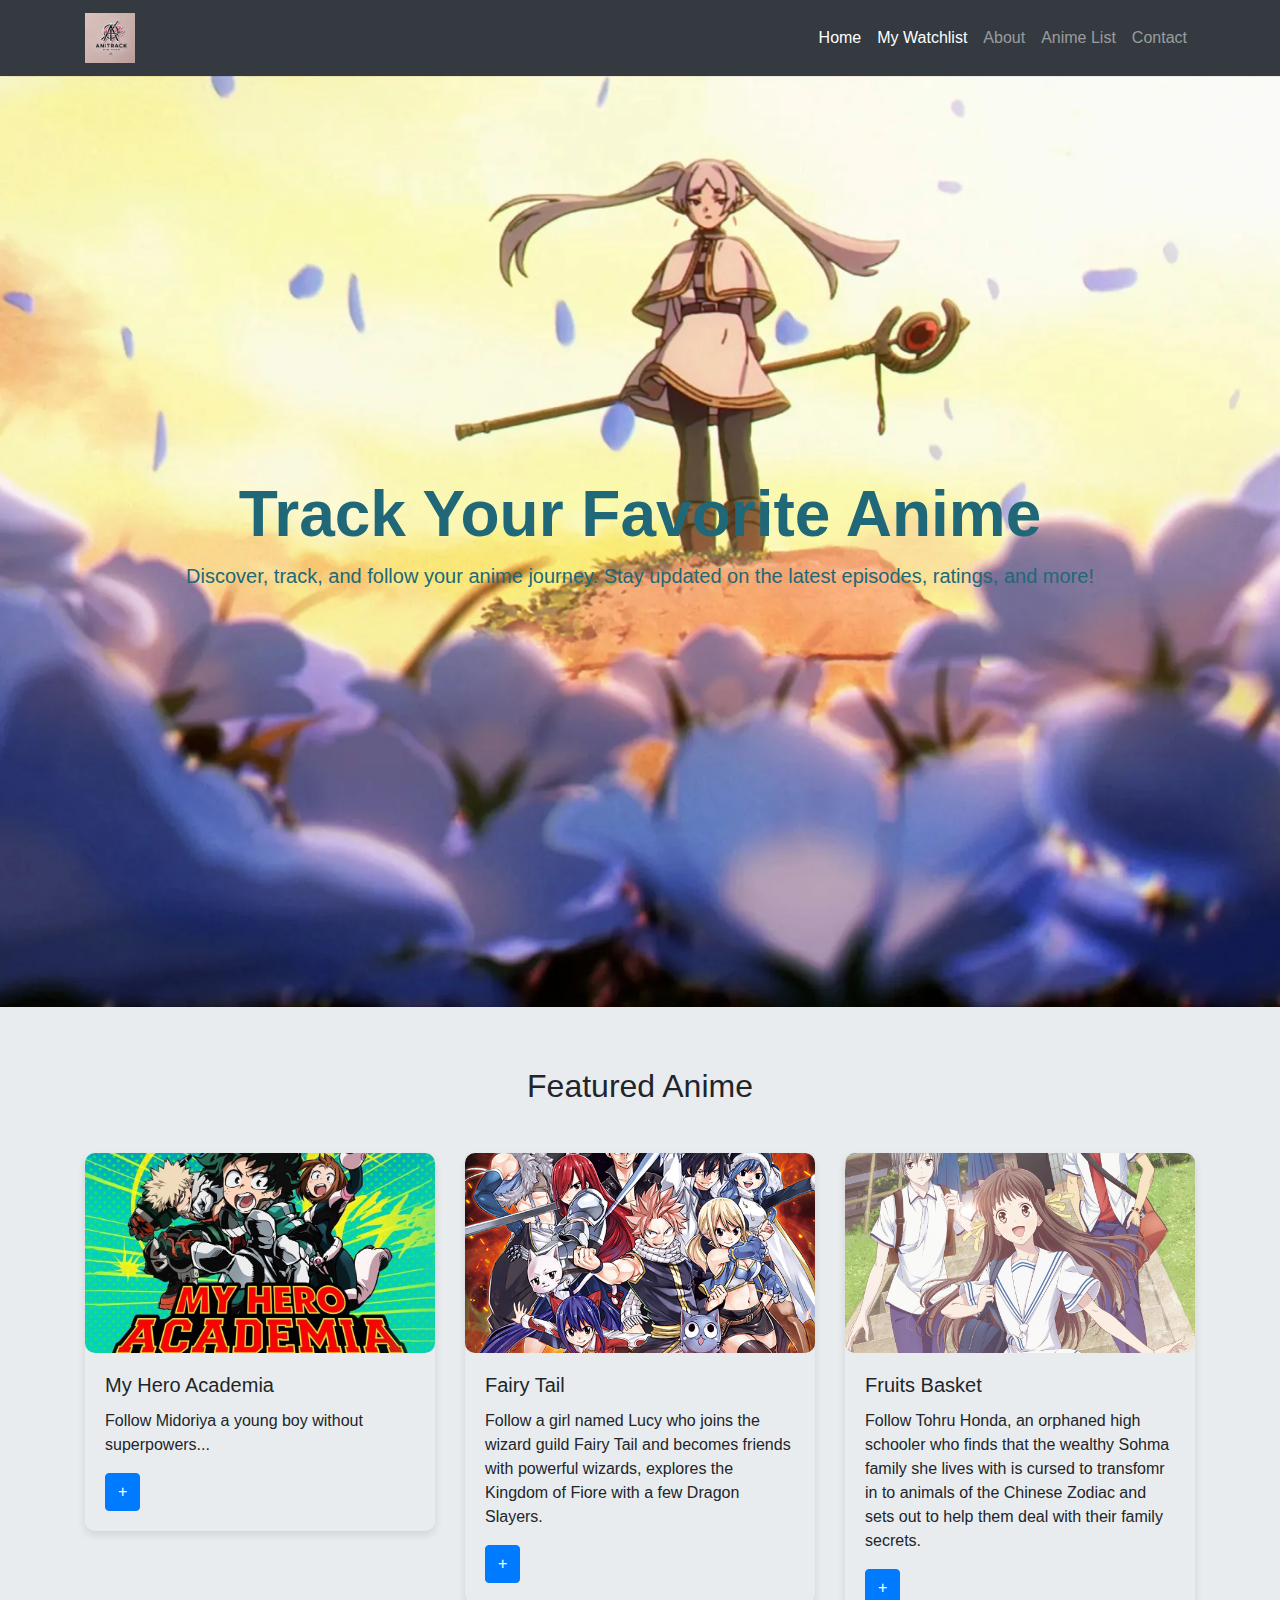
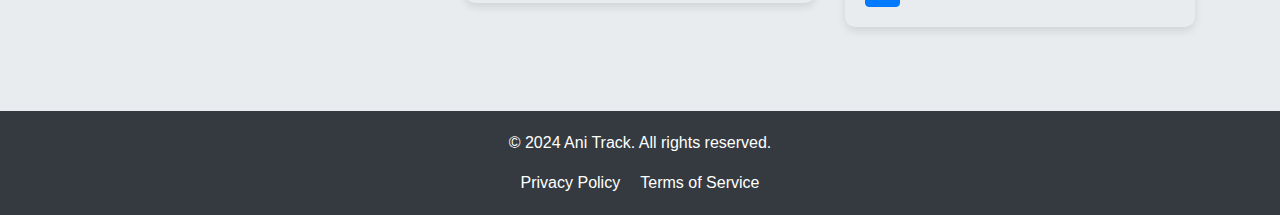
<file: index.html>
<!DOCTYPE html>
<html lang="en">

<head>
    <meta charset="UTF-8">
    <meta name="viewport" content="width=device-width, initial-scale=1.0">
    <title>AniTrack</title>
    <link rel='stylesheet' href='styles.css'>
    <!-- Bootstrap CSS -->
    <link href="https://stackpath.bootstrapcdn.com/bootstrap/4.5.2/css/bootstrap.min.css" rel="stylesheet">

    <style>

        .hero {
            background-image: url('frieren.png');
            background-size: cover;
            background-position: fixed;
            color: rgb(32, 104, 119);
            padding: 400px 0;
            text-align: center;
        }


        .hero h1 {
            font-size: 4rem;
            font-weight: bold;
        }


        .featured-anime{
            background-color: #e9ecef;
            padding: 60px 0;
        }

        .anime-card {
            border: none;
            border-radius: 10px; 
            box-shadow: 0 4px 8px rgba(0, 0, 0, 0.1);
            transition: transform 0.3s ease-in-out;
        }

        .anime-card:hover{
            transform: scale(1.05);
        }

        .anime-card img{
            height: 200px;
            object-fit: cover;
            border-radius: 10px;
        }

        .search-bar input {
            border-radius: 20px;
            padding: 10px;
            border: 2px solid #343a40;
            width: 100%;
            max-width: 600px;
        }

        .search-bar button{
            border-radius: 20px;
            background-color: #ffc107;
            color: #343a40;
            border: none;
            padding: 10px 20px;
            margin-top: 10px;
            cursor: pointer;
        }

        .search-bar button:hover{
            background-color: #e0a800;
        }
    </style>
</head>
<body>
    <!-- Navbar -->
    <nav class="navbar navbar-expand-lg navbar-dark">
        <div class="container">
            <a class="navbar-brand" href="index.html">
            <img src="AniTrack.png" alt="Ani Track logo" class="navbar-logo">
            </a>
            <button class="navbar-toggler" type="button" data-toggle="collapse" data-target="#navbarNav"
                aria-controls="navbarNav" aria-expanded="false" aria-label="Toggle navigation">
                <span class="navbar-toggler-icon"></span>
            </button>
            <div class="collapse navbar-collapse" id="navbarNav">
                <ul class="navbar-nav ml-auto">
                    <li class="nav-item active"><a href="index.html" class="nav-link">Home</a></li>
                    <li class="nav-item active"><a href="watchlist.html" class="nav-link">My Watchlist</a></li>
                    <li class="nav-item"><a href="about.html" class="nav-link">About</a></li>
                    <li class="nav-item"><a href="#anime-list" class="nav-link">Anime List</a></li>
                    <li class="nav-item"><a href="contact.html" class="nav-link">Contact</a></li>
                </ul>
            </div>
        </div>
    </nav>

    <!-- Hero Section -->
    <section class="hero">
        <div class="container">
            <h1>Track Your Favorite Anime</h1>
            <p class="lead">Discover, track, and follow your anime journey. Stay updated on the latest episodes, ratings, and more! </p>
        </div>
    </section>

    <!-- Featured Anime Section -->
    <section class="featured-anime" id="anime-list">
        <div class="container">
            <h2 class="text-center mb-5"> Featured Anime </h2>
            <div class="row">

                <!-- Anime Card -->
                <div class="col-md-4 mb-4">
                    <div class="anime-card">
                        <img src="my-hero.png" alt="My Hero Academia" class="card-img-top">
                        <div class="card-body">
                            <h5 class="card-title">My Hero Academia</h5>
                            <p class="card-text">Follow Midoriya a young boy without superpowers...</p>
                            <button class="btn btn-primary add-to-watchlist" data-title="My Hero Academia" data-image="my-hero.png" data-description="Follow Midoriya a young boy without superpowers...">+</button>
                        </div>
                    </div>
                </div>


                 <!-- Anime Card -->
                 <div class="col-md-4 mb-4">
                    <div class="anime-card">
                        <img src="fairy-tail.png" alt="Anime 2" class="card-img-top">
                        <div class="card-body">
                            <h5 class="card-title"> Fairy Tail </h5>
                            <p class="card-text"> Follow a girl named Lucy who joins the wizard guild Fairy Tail and becomes friends with powerful wizards, explores the Kingdom of Fiore with a few Dragon Slayers.</p>
                            <button class="btn btn-primary add-to-watchlist" data-title="Fairy Tail" data-image="fairy-tail.png" data-description="Follow a girl named Lucy who joins a wizard guild...">+</button>
                        </div>
                    </div>
                 </div>

                 <!-- Anime Card -->
                 <div class="col-md-4 mb-4">
                    <div class="anime-card">
                        <img src="fruits-basket.png" alt="Anime 3" class="card-img-top">
                        <div class="card-body">
                            <h5 class="card-title"> Fruits Basket </h5>
                            <p class="card-text"> Follow Tohru Honda, an orphaned high schooler who finds that the wealthy Sohma family she lives with is cursed to transfomr in to animals of the Chinese Zodiac and sets out to help them deal with their family secrets. </p>
                            <button class="btn btn-primary add-to-watchlist" data-title="Fruits Basket" data-image="fruits-basket.png" data-description="Follow Tohru Honda, an orphaned high schooler...">+</button>
                        </div>
                    </div>
                 </div>
            </div>
        </div>
    </section>

    <!-- Footer -->

    <footer class="footer">
        <div class="container text-center">
            <p>&copy; 2024 Ani Track. All rights reserved.</p>
            <div>
                <a href="#" class="mr-3">Privacy Policy</a>
                <a href="#">Terms of Service</a>
            </div>
        </div>
    </footer>
    
    <!-- Bootstrap JS and dependencies -->
    <script src="https://code.jquery.com/jquery-3.5.1.slim.min.js"></script>
    <script src="https://cdn.jsdelivr.net/npm/@popperjs/core@2.0.7/dist/umd/popper.min.js"></script>
    <script src="https://stackpath.bootstrapcdn.com/bootstrap/4.5.2/js/bootstrap.min.js"></script>

    <script>
        document.addEventListener('DOMContentLoaded', function() {
            const buttons = document.querySelectorAll('.add-to-watchlist');

            buttons.forEach(button => {
                button.addEventListener('click', function() {
                    const animeTitle = this.getAttribute('data-title');
                    const animeImage = this.getAttribute('data-image');
                    const animeDescription = this.getAttribute('data-description');
                    addToWatchlist(animeTitle, animeImage, animeDescription);
                }); 
            });

            function addToWatchlist(animeTitle, animeImage, animeDescription) {
                let watchlist = JSON.parse(localStorage.getItem('watchlist')) || [];

                const anime = {
                    title: animeTitle,
                    image: animeImage,
                    description: animeDescription
                };

                const isAnimeInWatchlist = watchlist.some(item => item.title === animeTitle);

                if (!isAnimeInWatchlist) {
                    watchlist.push(anime);
                    localStorage.setItem('watchlist', JSON.stringify(watchlist));
                    alert(animeTitle + ' added to watchlist!');
                } else {
                    alert(animeTitle + ' is already in your watchlist.');
                }
            }
        });
    </script>

</body>
</html>
</file>
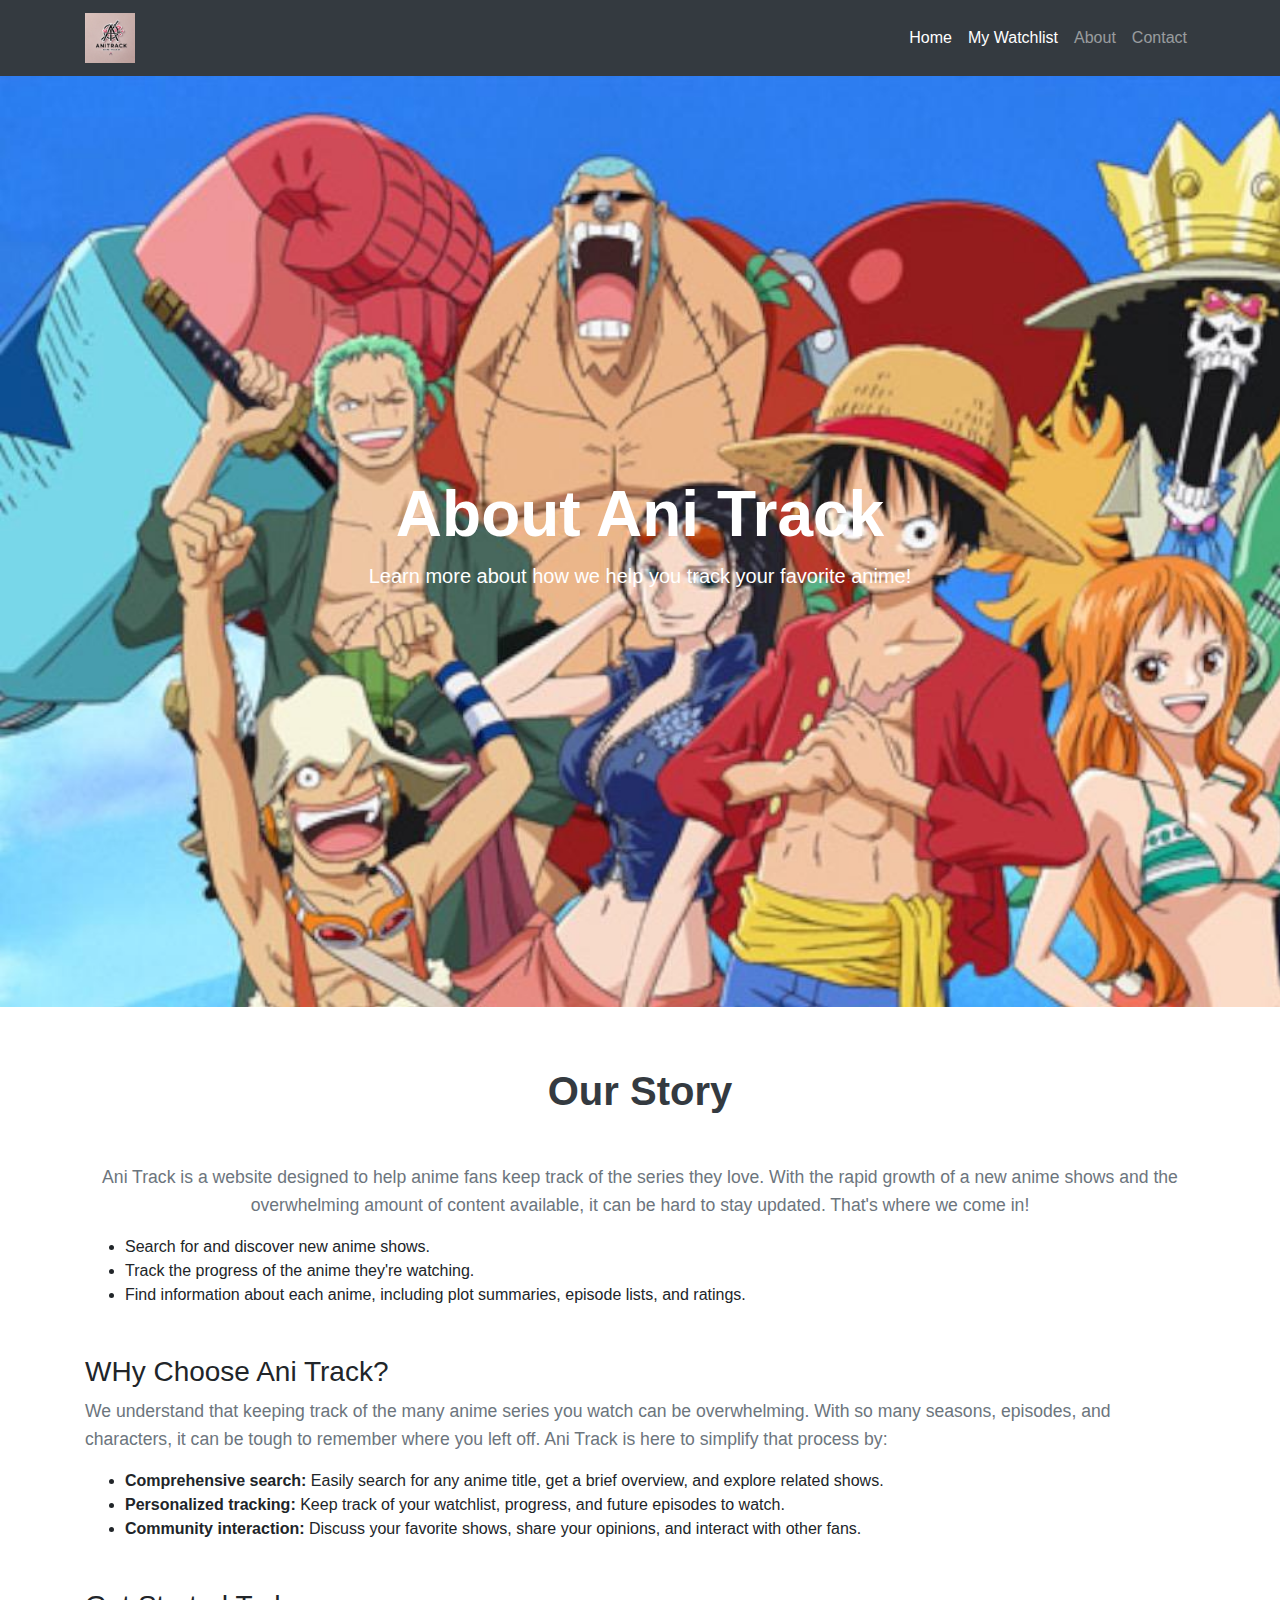
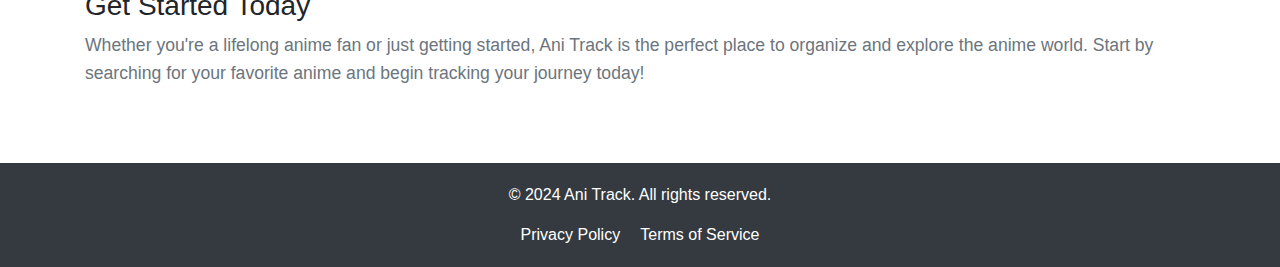
<file: about.html>
<!DOCTYPE html>
<html lang="en">
<head>
    <meta charset="UTF-8">
    <meta name="viewport" content="width=device-width, initial-scale=1.0">
    <title>About - Ani Track</title>
    <link rel='stylesheet' href='styles.css'>
    <!-- Bootstrap CSS -->
    <link href="https://stackpath.bootstrapcdn.com/bootstrap/4.5.2/css/bootstrap.min.css" rel="stylesheet">

    <style>

        .hero{
            background-image: url('one-piece.png');
            background-size: cover;
            background-position: fixed;
            color: #fff;
            padding: 400px 0;
            text-align: center;
        }

        .hero h1{
            font-size: 4rem;
            font-weight: bold;

        }

        .about-section{
            padding: 60px 0;
        }

        .about-section h2 {
            font-size: 2.5rem;
            font-weight: bold;
            color: #343a40;
        }

        .about-section p{
            font-size: 1.1rem;
            color: #6c757d;
            line-height: 1.6;
        }

    </style>

</head>
<body>
    <!-- Navbar -->
    <nav class="navbar navbar-expand-lg navbar-dark">
        <div class="container">
            <a class="navbar-brand" href="index.html">
            <img src="AniTrack.png" alt="Ani Track logo" class="navbar-logo">
            </a>
            <button class="navbar-toggler" type="button" data-toggle="collapse" data-target="#navbarNav"
                aria-controls="navbarNav" aria-expanded="false" aria-label="Toggle navigation">
                <span class="navbar-toggler-icon"></span>
            </button>
            <div class="collapse navbar-collapse" id="navbarNav">
                <ul class="navbar-nav ml-auto">
                    <li class="nav-item active"><a href="index.html" class="nav-link">Home</a></li>
                    <li class="nav-item active"><a href="watchlist.html" class="nav-link">My Watchlist</a></li>
                    <li class="nav-item"><a href="about.html" class="nav-link">About</a></li>
                    <li class="nav-item"><a href="contact.html" class="nav-link">Contact</a></li>
                </ul>
            </div>
        </div>
    </nav>

    <!-- Hero Section -->
    <section class="hero">
        <div class-="container">
            <h1>About Ani Track</h1>
            <p class="lead"> Learn more about how we help you track your favorite anime! </p>
        </div>
    </section>

    <section class="about-section">
        <div class="container">
            <h2 class="text-center mb-5">Our Story</h2>
            <p class="text-center">
                Ani Track is a website designed to help anime fans keep track of the series 
                they love. With the rapid growth of a new anime shows and the overwhelming 
                amount of content available, it can be hard to stay updated. That's where we 
                come in!
            </p>
            <ul>
                <li>Search for and discover new anime shows.</li>
                <li>Track the progress of the anime they're watching.</li>
                <li>Find information about each anime, including plot summaries, episode lists, and ratings.</li>
            </ul>

            <h3 class="mt-5"> WHy Choose Ani Track? </h3>
            <p>
                We understand that keeping track of the many anime series you watch can be overwhelming. 
                With so many seasons, episodes, and characters, it can be tough to remember where you 
                left off. Ani Track is here to simplify that process by:
            </p>
            <ul>
                <li><strong>Comprehensive search:</strong> Easily search for any anime title, get a brief overview, and explore related shows. </li>
                <li><strong>Personalized tracking:</strong> Keep track of your watchlist, progress, and future episodes to watch.</li>
                <li><strong>Community interaction:</strong> Discuss your favorite shows, share your opinions, and interact with other fans. </li>
            </ul>

            <h3 class="mt-5">Get Started Today</h3>
            <p>
                Whether you're a lifelong anime fan or just getting started, Ani Track is the perfect place to organize and explore the anime world. 
                Start by searching for your favorite anime and begin tracking your journey today! 
            </p>
        </div>
    </section>

    <!-- Footer -->
    <footer class="footer">
        <div class="container text-center">
            <p>&copy; 2024 Ani Track. All rights reserved.</p>
            <div>
                <a href="#" class="mr-3">Privacy Policy</a>
                <a href="#">Terms of Service</a>
            </div>
        </div>
    </footer>

    <!-- Bootstrap JS and dependencies -->
    <script src="https://code.jquery.com/jquery-3.5.1.slim.min.js"></script>
    <script src="https://cdn.jsdelivr.net/npm/@popperjs/core@2.0.7/dist/umd/popper.min.js"></script>
    <script src="https://stackpath.bootstrapcdn.com/bootstrap/4.5.2/js/bootstrap.min.js"></script>

</body>
</html>
</file>
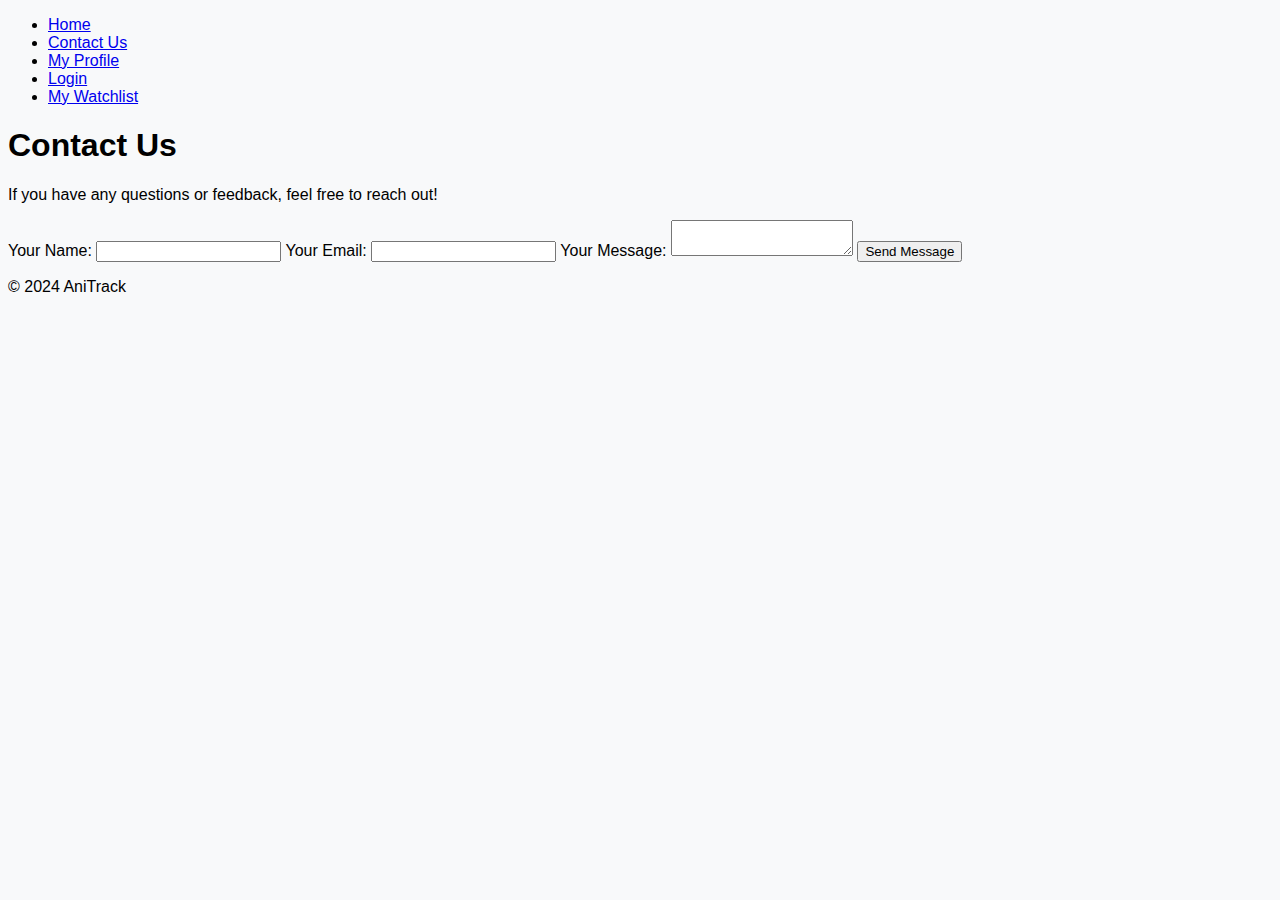
<file: run1-contact.html>
<!DOCTYPE html>
<html lang="en">
<head>
    <meta charset="UTF-8">
    <meta name="viewport" content="width=device-width, initial-scale=1.0">
    <title>Contact Us - AniTrack</title>
    <link rel="stylesheet" href="styles.css">
</head>
<body>
    <header>
        <nav>
            <ul>
                <li><a href="index.html">Home</a></li>
                <li><a href="contact.html">Contact Us</a></li>
                <li><a href="profile.html">My Profile</a></li>
                <li><a href="login.html">Login</a></li>
                <li><a href="watchlist.html">My Watchlist</a></li>

            </ul>
        </nav>
    </header>

    <main>
        <h1>Contact Us</h1>
        <p> If you have any questions or feedback, feel free to reach out!</p>

        <form action="/submit_contact" method="POST">
            <label for="name">Your Name:</label>
            <input type="text" id="name" name="name" required>

            <label for="email">Your Email:</label>
            <input type="email" id="email" name="name" required>

            <label for="message">Your Message:</label>
            <textarea id="message" name="message" required></textarea>

            <button type="submit">Send Message</button>
        </form>
    </main>

    <footer>
        <p>&copy; 2024 AniTrack</p>
    </footer>

</body>
</html>
</file>
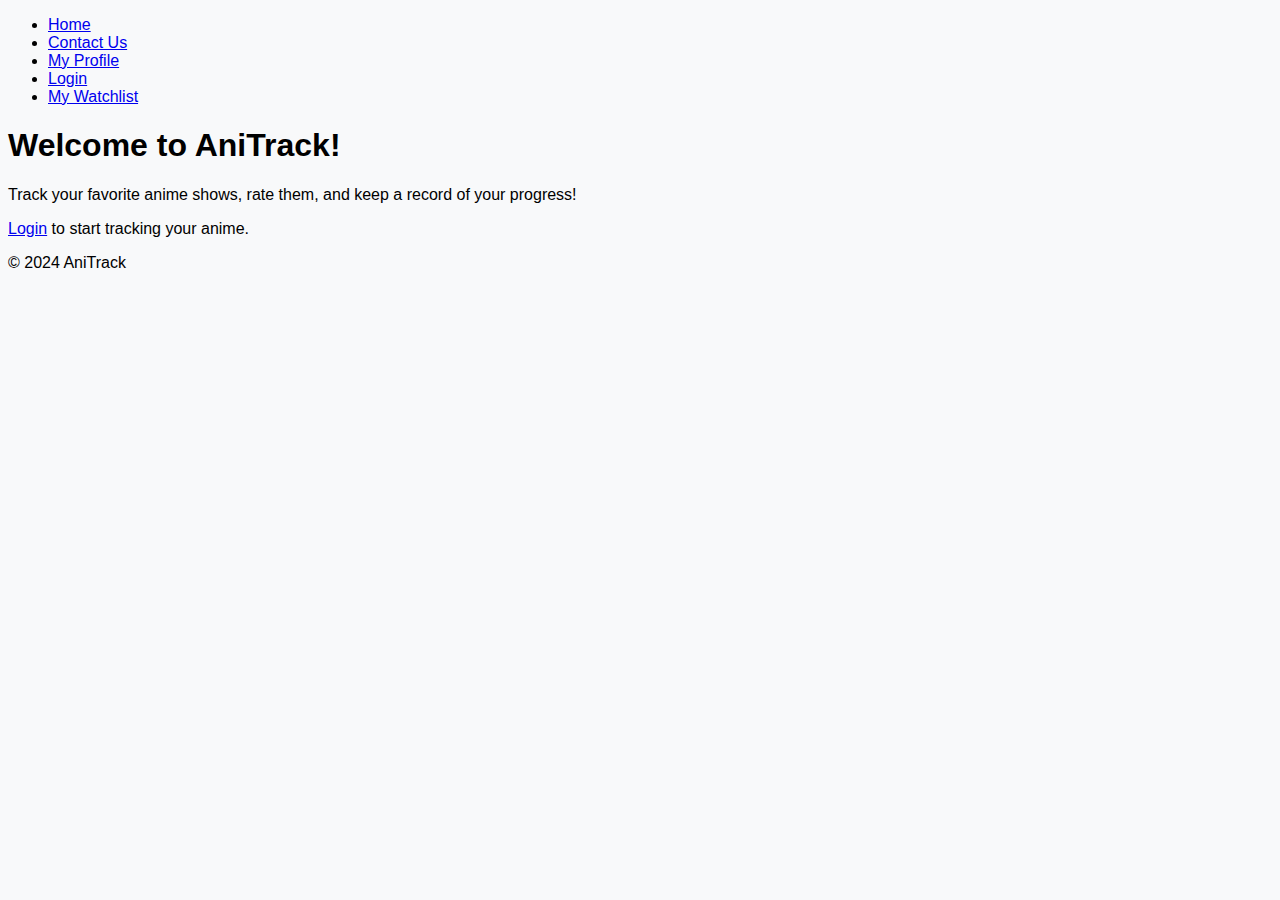
<file: run1-index.html>
<!DOCTYPE html>
<html lang="en">
<head>
    <meta charset="UTF-8">
    <meta name="viewport" content="width=device-width, initial-scale=1.0">
    <title>AniTrack</title>
    <link rel="stylesheet" href="styles.css">
</head>
<body>
    <header>
        <nav>
            <ul>
                <li><a href="index.html">Home</a></li>
                <li><a href="contact.html">Contact Us</a></li>
                <li><a href="profile.html">My Profile</a></li>
                <li><a href="login.html">Login</a></li>
                <li><a href="watchlist.html">My Watchlist</a></li>
            </ul>
        </nav>
    </header>

    <main>
        <h1> Welcome to AniTrack! </h1>
        <p> Track your favorite anime shows, rate them, and keep a record of your progress! </p>
        <p><a href="login.html">Login</a> to start tracking your anime.</p>
    </main>
    
    <footer>
        <p>&copy; 2024 AniTrack</p>
    </footer>
</body>
</html>
</file>
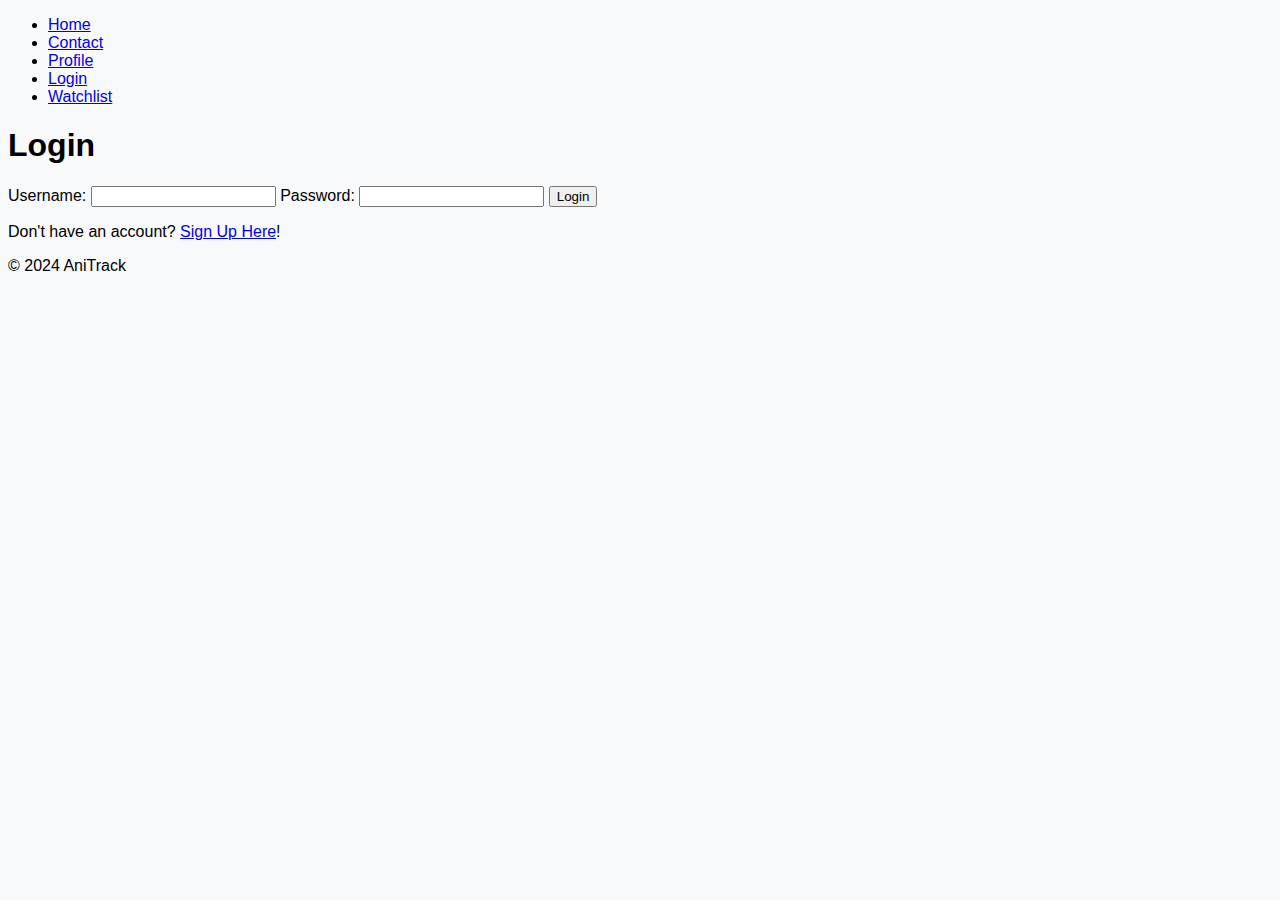
<file: run1-login.html>
<!DOCTYPE html>
<html lang="en">
<head>
    <meta charset="UTF-8">
    <meta name="viewport" content="width=device-width, initial-scale=1.0">
    <title>Your Profile - Anime Tracker</title>
    <link rel="stylesheet" href="styles.css">
</head>
<body>
    <header>
        <nav>
            <ul>
                <li><a href="index.html">Home</a></li>
                <li><a href="contact.html">Contact</a></li>
                <li><a href="profile.html">Profile</a></li>
                <li><a href="login.html">Login</a></li>
                <li><a href="watchlist.html">Watchlist</a></li>
            </ul>
        </nav>
    </header>

    <main>
        <h1>Login</h1>
        <form action="/login" method="POST">
            <label for="username">Username:</label>
            <input type="text" id="usernmae" name="username" required>

            <label for="password">Password:</label>
            <input type="password" id="password" name="password" required>

            <button type="submit">Login</button>
        </form>
        <p>Don't have an account? <a href="register.html">Sign Up Here</a>!</p>
    </main>
    
    <footer>
        <p>&copy; 2024 AniTrack</p>
    </footer>
    
</body>
</html>
</file>
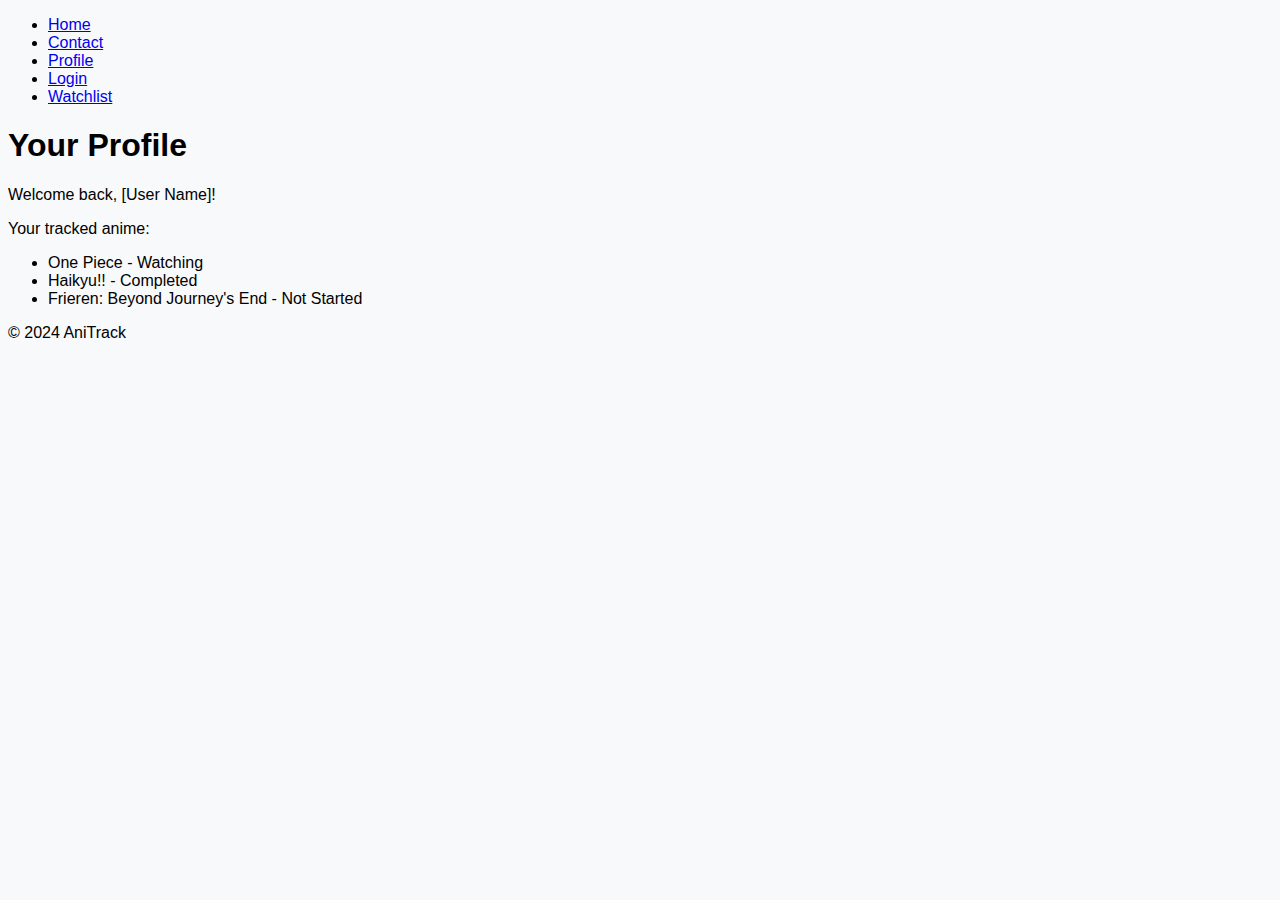
<file: run1-profile.html>
<!DOCTYPE html>
<html lang="en">
<head>
    <meta charset="UTF-8">
    <meta name="viewport" content="width=device-width, initial-scale=1.0">
    <title>Your Profile - Anime Tracker</title>
    <link rel="stylesheet" href="styles.css">
</head>
<body>
    <header>
        <nav>
            <ul>
                <li><a href="index.html">Home</a></li>
                <li><a href="contact.html">Contact</a></li>
                <li><a href="profile.html">Profile</a></li>
                <li><a href="login.html">Login</a></li>
                <li><a href="watchlist.html">Watchlist</a></li>
            </ul>
        </nav>
    </header>
    
    <main>
        <h1> Your Profile </h1>
        <p>Welcome back, [User Name]!</p>
        <p> Your tracked anime: </p>

        <ul>
            <li> One Piece - Watching </li>
            <li> Haikyu!! - Completed </li>
            <li> Frieren: Beyond Journey's End - Not Started </li>
        </ul>
    </main>

    <footer>
        <p>&copy; 2024 AniTrack</p>
    </footer>

</body>
</html>
</file>
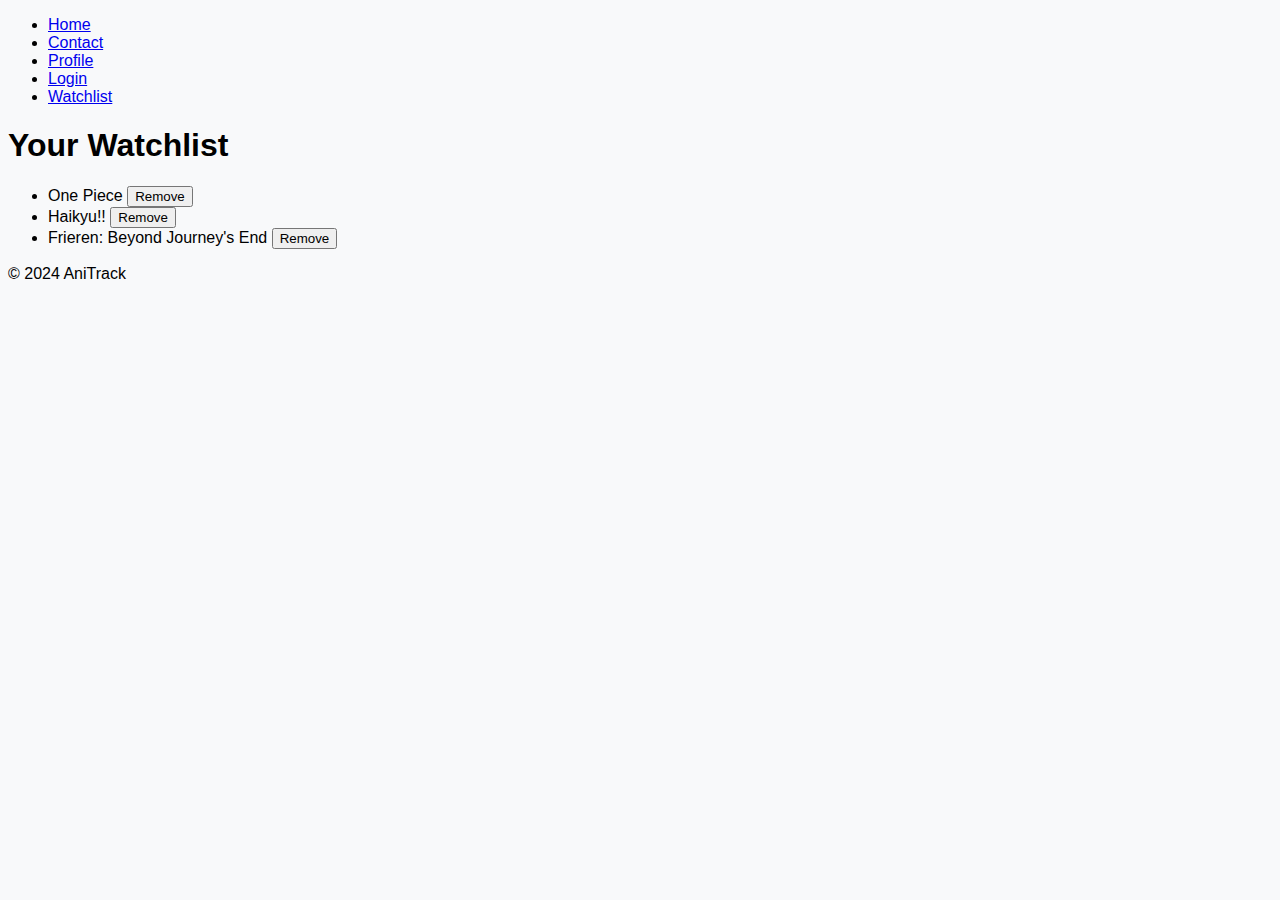
<file: run1-watchlist.html>
<!DOCTYPE html>
<html lang="en">
<head>
    <meta charset="UTF-8">
    <meta name="viewport" content="width=device-width, initial-scale=1.0">
    <title>Your Watchlist - Anime Tracker</title>
    <link rel="stylesheet" href="styles.css">
</head>
<body>
    <header>
        <nav>
            <ul>
                <li><a href="index.html">Home</a></li>
                <li><a href="contact.html">Contact</a></li>
                <li><a href="profile.html">Profile</a></li>
                <li><a href="login.html">Login</a></li>
                <li><a href="watchlist.html">Watchlist</a></li>
            </ul>
        </nav>
    </header>

    <main>
        <h1> Your Watchlist </h1>
        <ul>
            <li> One Piece <button>Remove</button></li>
            <li> Haikyu!! <button>Remove</button></li>
            <li> Frieren: Beyond Journey's End <button>Remove</button></li>

        </ul>

    </main>

    <footer>
        <p>&copy; 2024 AniTrack</p>
    </footer>

</body>
</html>
</file>
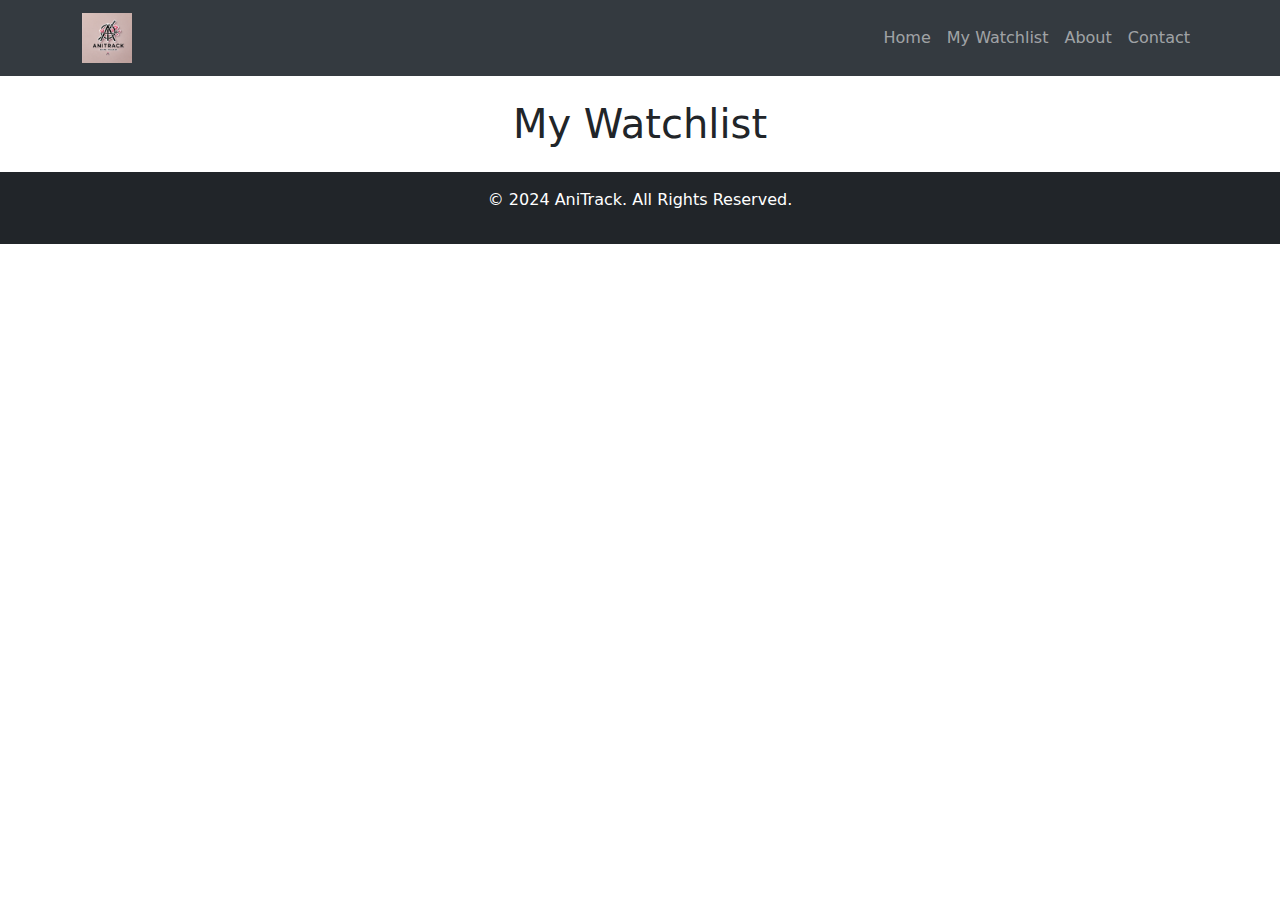
<file: watchlist.html>
<!DOCTYPE html>
<html lang="en">
<head>
    <meta charset="UTF-8">
    <meta name="viewport" content="width=device-width, initial-scale=1.0">
    <title>User Watchlist - AniTrack</title>
    <link rel='stylesheet' href='styles.css'>
    <link href="https://cdn.jsdelivr.net/npm/bootstrap@5.3.0/dist/css/bootstrap.min.css" rel="stylesheet">

</head>
<body>
    <!-- Navbar -->
    <nav class="navbar navbar-expand-lg navbar-dark">
        <div class="container">
            <a class="navbar-brand" href="index.html">
            <img src="AniTrack.png" alt="Ani Track logo" class="navbar-logo">
            </a>
            <button class="navbar-toggler" type="button" data-bs-toggle="collapse" data-bs-target="#navbarNav"
                aria-controls="navbarNav" aria-expanded="false" aria-label="Toggle navigation">
                <span class="navbar-toggler-icon"></span>
            </button>
            <div class="collapse navbar-collapse" id="navbarNav">
                <ul class="navbar-nav ms-auto">
                    <li class="nav-item active"><a href="index.html" class="nav-link">Home</a></li>
                    <li class="nav-item active"><a href="watchlist.html" class="nav-link">My Watchlist</a></li>
                    <li class="nav-item"><a href="about.html" class="nav-link">About</a></li>
                    <li class="nav-item"><a href="contact.html" class="nav-link">Contact</a></li>
                </ul>
            </div>
        </div>
    </nav>

    <main class="container py-4">
        <h1 class="text-center mb-4">My Watchlist</h1>

        <div id="watchlist-container" class="row g-4">
           
            <p id="empty-message" class="text-center">Your watchlist is currently empty. Start adding some anime!</p>
        </div>
    </main>

    <footer class="bg-dark text-white text-center py-3">
        <p>&copy; 2024 AniTrack. All Rights Reserved.</p>
    </footer>

    <script src="https://cdn.jsdelivr.net/npm/bootstrap@5.3.0/dist/js/bootstrap.bundle.min.js"></script>
    <script>
        // // sample data for demonstration purposes

        // const watchlist =[
        //     {
        //         title: "One Piece",
        //         image: "one-piece.png",
        //         description: "Hop in! You'll embark on these crazy adventures with the Straw Hat Pirates in order to try and find the greatest treasure of all, theOne Piece."
        //     },

        //     {
        //         title: "Frieren: Beyond Journey's End",
        //         image: "frieren.png",
        //         description: "Take this journey with an elven mage, as she embarks on a full journey to reach the resting place of souls."
        //     },

        //     {
        //         title: "Spy Family",
        //         image: "spy-family.png",
        //         description: "The greatest spy takes on his hardest challenge yet, creating and living a fake life with a fake wife who is also a legendary assassin, and a fake child who is psychic."
        //     }
        // ];
        document.addEventListener('DOMContentLoaded', function() {
            const watchlistContainer = document.getElementById('watchlist-container');

            function loadWatchlist() {
                const watchlist = JSON.parse(localStorage.getItem('watchlist')) || [];
                
                watchlistContainer.innerHTML = ''; // clears existing content

                watchlist.forEach(anime => {
                    const card = document.createElement('div');
                    card.classList.add('col-md-4');
                
                    const animeImage = anime.image || '';

                    card.innerHTML = `
                    <div class="card h-100">
                        <img src="${animeImage}" class="card-img-top" alt="${anime.title}">
                        <div class="card-body">
                            <h5 class="card-title">${anime.title}</h5>
                            <p class="card-text">${anime.description || 'No description available.'}</p>
                            ${
                                anime.completed
                                    ? '<span class="badge badge-success">Completed</span>'
                                    : ''
                            }
                            <button class="btn btn-success mark-completed" data-title="${anime.title}">
                                ${anime.completed ? 'Mark as Incomplete' : 'Mark as Completed'}
                            </button>
                            <button class="btn btn-danger remove-from-watchlist" data-title="${anime.title}">Remove</button>
                        </div>
                    </div>
                    `;

                    watchlistContainer.appendChild(card);
                });

                document.querySelectorAll('.mark-completed').forEach(button => {
                    button.addEventListener('click', function() {
                        toggleCompleted(button.getAttribute('data-title'));
                    });
                });
                

                document.querySelectorAll('.remove-from-watchlist').forEach(button => {
                    button.addEventListener('click', function() {
                        removeFromWatchlist(button.getAttribute('data-title'));
                    });
                });

            }
                
            function toggleCompleted(animeTitle) {
                const watchlist = JSON.parse(localStorage.getItem('watchlist')) || [];

                const anime = watchlist.find(a => a.title === animeTitle);
                if (anime) {
                    anime.completed = !anime.completed;
                }

                localStorage.setItem('watchlist', JSON.stringify(watchlist));
                
                loadWatchlist();
            }

            function removeFromWatchlist(animeTitle) {
                let watchlist = JSON.parse(localStorage.getItem('watchlist')) || [];
        
                watchlist = watchlist.filter(anime => anime.title !== animeTitle);

                localStorage.setItem('watchlist', JSON.stringify(watchlist));

                loadWatchlist();
        
            }

        loadWatchlist();
        
    });    
    </script>
</body>
</html>
</file>
<file: styles.css>
body {
    background-color: #f8f9fa;
    font-family: 'Arial', sans-serif;
}



.navbar{
    background-color: #343a40;

}

.navbar-brand,
.nav-link{
    color: #fff;
}


.navbar-brand:hover,
.nav-link:hover{
    color: #ffc107;
}

.navbar-logo {
    width: 50px;
    height: auto;
}

.footer{
    background-color: #343a40;
    color: #fff;
    padding: 20px 0;

}


.footer a{
    color: #fff;

}

.footer a:hover{
    color: #ffc107;
}
</file>
